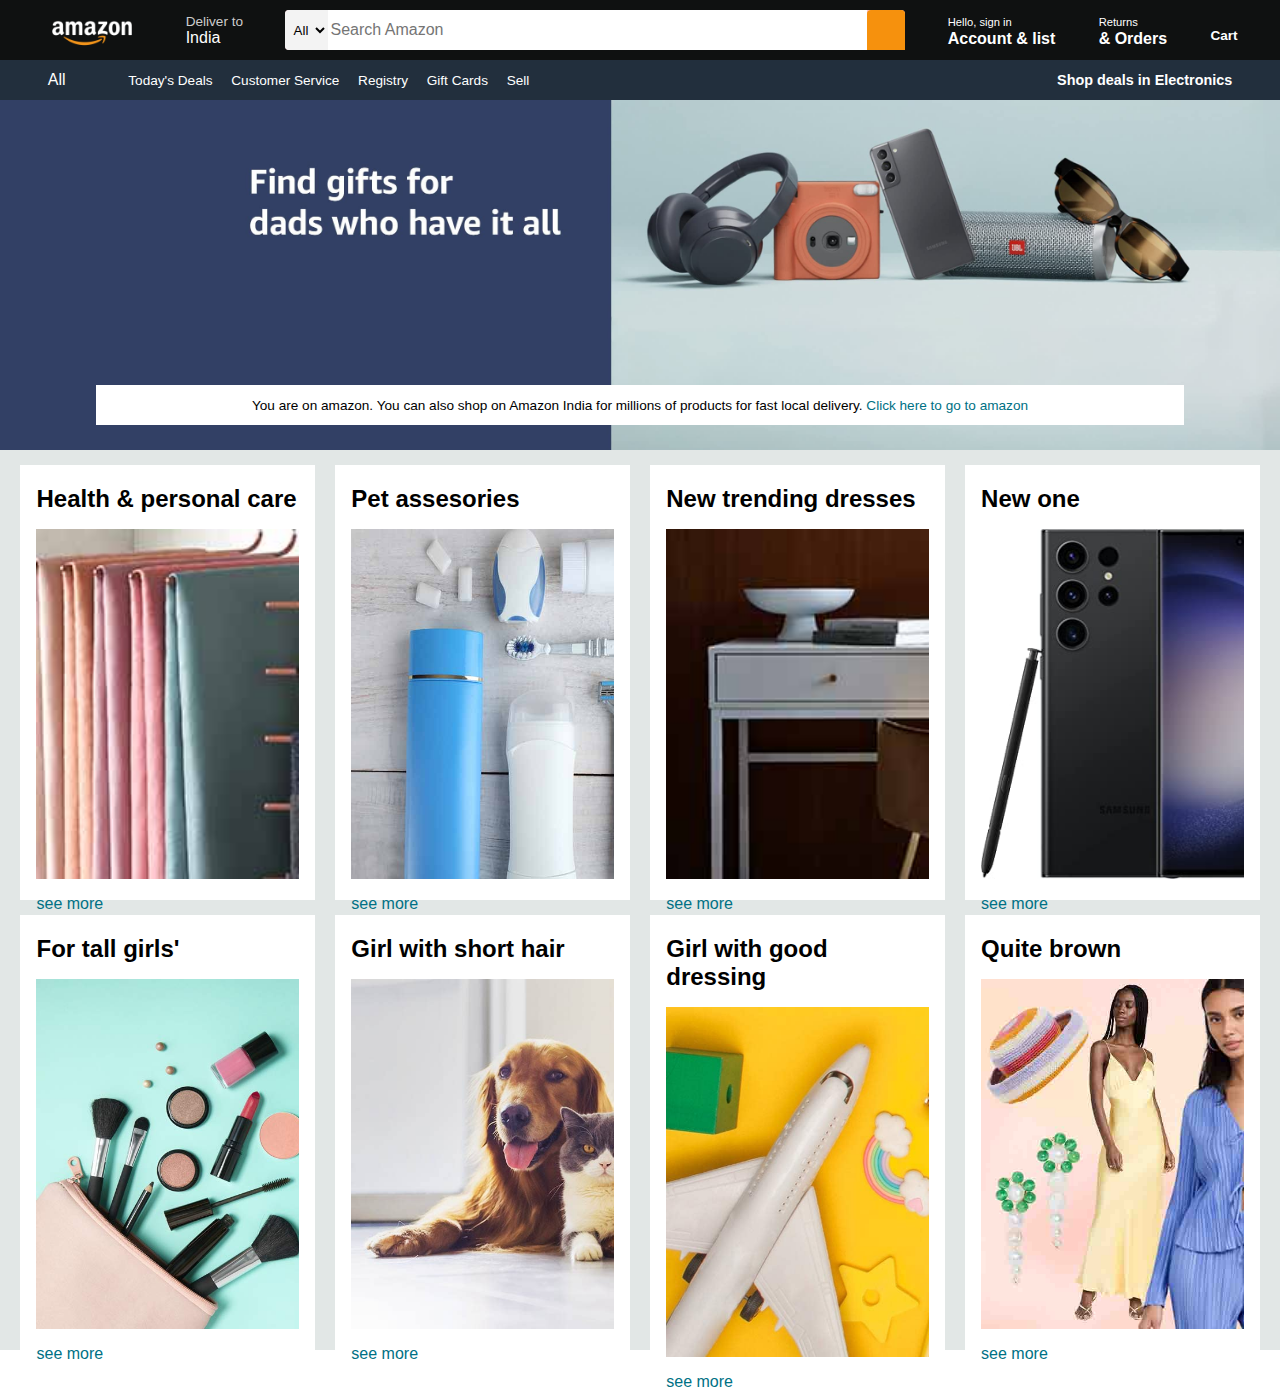
<file: index.html>
<!DOCTYPE html>
<html lang="en">
<head>
    <meta charset="UTF-8">
    <meta name="viewport" content="width=device-width, initial-scale=1.0">
    <title>Amazon</title>
        <link rel="stylesheet" href="https://cdnjs.cloudflare.com/ajax/libs/font-awesome/6.6.0/css/all.min.css" integrity="sha512-Kc323vGBEqzTmouAECnVceyQqyqdsSiqLQISBL29aUW4U/M7pSPA/gEUZQqv1cwx4OnYxTxve5UMg5GT6L4JJg==" crossorigin="anonymous" referrerpolicy="no-referrer" />
        <link rel="stylesheet" href="style.css">
</head>
<body>
    <header>
    <div class="navbar">
        <div class="nav-logo border">
            <div class="logo"></div>
        </div>
        <div class="nav-address border">
            <p class="add-first">Deliver to</p>
            <div class="add-icon">
                <i class="fa-solid fa-location-dot"></i>
                <p class="add-sec">India</p>
            </div>
        </div>
        <div class="nav-search">
            <select class="search-select">
                <option>All</option>
            </select>
            <input placeholder="Search Amazon" class="search-input">
            <div class="search-icon">
                <i class="fa-solid fa-magnifying-glass"></i>
            </div>
        </div>
        <div class="nav-signin border">
            <p><span>Hello, sign in</span></p>
            <p class="nav-sec">Account & list</p>
        </div>
        <div class="nav-return border">
            <p><span>Returns</span></p>
            <p class="nav-sec">& Orders</p>
        </div>
        <div class="nav-cart border">
            <i class="fa-solid fa-cart-shopping"></i>
            Cart
        </div>
    </div>

    <div class="panel">
        <div class="panel-all">
            <i class="fa-solid fa-bars"></i>
            All
        </div>
        <div class="panel-ops">
            <p>Today's Deals</p>
                <p>Customer Service</p>
                <p>Registry</p>
                <p>Gift Cards</p>
                <p>Sell</p>
            
        </div>
        <div class="panel-deals">
            Shop deals in Electronics
        </div>
    </div>
    
    </header>

    <div class="hero-section">
        <div class="hero-message">
            <p>You are on amazon. You can also shop on Amazon India for millions of products for fast local delivery.  <a>  Click here to go to amazon</a></p>
        </div>
    </div>
    
    <div class="shop-section">
        <div class="box1 box">
            <div class="box-content">
                <h2>Health & personal care</h2>
            <div class="box-img" style="background-image: url('box1_image.jpg');"></div>
            <p>see more</p>
            </div>
        </div>
        <div class="box2 box"> <div class="box-content">
            <h2>Pet assesories</h2>
        <div class="box-img" style="background-image: url('box2_image.jpg');"></div>
        <p>see more</p>
        </div></div>
        <div class="box3 box"> <div class="box-content">
            <h2>New trending dresses</h2>
        <div class="box-img" style="background-image: url('box3_image.jpg');"></div>
        <p>see more</p>
        </div>
    </div>       
        <div class="box4 box"> <div class="box-content">
            <h2>New one</h2>
        <div class="box-img" style="background-image: url('box4_image.jpg');"></div>
        <p>see more</p>
        </div>
    </div>
    <div class="box1 box">
        <div class="box-content">
            <h2>For tall girls'</h2>
        <div class="box-img" style="background-image: url('box5_image.jpg');"></div>
        <p>see more</p>
        </div>
    </div>
    <div class="box2 box"> <div class="box-content">
        <h2>Girl with short hair</h2>
    <div class="box-img" style="background-image: url('box6_image.jpg');"></div>
    <p>see more</p>
    </div></div>
    <div class="box3 box"> <div class="box-content">
        <h2>Girl with good dressing</h2>
    <div class="box-img" style="background-image: url('box7_image.jpg');"></div>
    <p>see more</p>
    </div>
</div>       
    <div class="box4 box"> <div class="box-content">
        <h2>Quite brown</h2>
    <div class="box-img" style="background-image: url('box8_image.jpg');"></div>
    <p>see more</p>
    </div>
</div>
    </div>
    
</body> 
</html>
</file>
<file: style.css>
*{
   margin: 0;
   font-family: Arial;
   border: border-box;
}
.navbar {
   height: 60px;
   background-color: #0f1111;
   color: white;
   display: flex;
   align-items: center;
   justify-content: space-evenly;
}
.nav-logo {
   height: 50px;
   width: 100px;
}
.logo {
   background-image: url("amazon_logo.png");
   background-size: cover;
   height: 50px;
   width: 100%;
}
.border {
   border: 1.5px solid transparent;
}
.border:hover {
   border: 1.5px solid white;

}
/** box2 **/
.add-first {
   color: #cccccc;
   font-size: 0.85rem;

}
.add-sec {
   font-size: 1rem;
   align-items: center;
}
.add-icon{
   display: flex;
   align-items: center;
}
/** box3 **/
.nav-search{
   display: flex;
   justify-content: space-evenly;
   background-color: pink;
   width: 620px;
   height: 40px;
   border-radius: 4px;
   
}
.search-select{
   background-color: #f3f3f3;
   width: 50px;
   text-align: center;
   border-top-left-radius: 4px ;
   border-bottom-left-radius: 4px;
    border: none;
}
.search-input{
   width: 100%;
   font-size: 1rem;
   border: none;
}
.search-icon{
   width: 45px;
   display: flex;
   justify-content: center;
   align-items: center;
   font-size: 1.2rem;
   background-color: #f6910d;
   border-top-right-radius: 4px;
   border-top-left-radius: 4px;
   color: #0f1111;
}
.nav-search:hover{
   border: 2px solid orangered;
}
/** box 4 **/
span{
   font-size: 0.7rem;
}
.nav-sec{
   font: 0.85rem;
   font-weight: 700;
}
/** box 6**/
.nav-cart i{
   font-size: 30px;
}
.nav-cart{
   font-size: 0.85rem;
   font-weight: 700;
}
/** panel **/
.panel {
   height: 40px;
   background-color: #222f3d;
   display: flex;
   color: white;
   align-items: center;
   justify-content: space-evenly;
}
.panel-ops p{
   display: inline;
   margin-left: 15px;

}
.panel-ops{
   width: 70%;
   font-size: 0.85rem;
}
.panel-deals{
   font-size: 0.9rem;
   font-weight: 700;
}

/** Hero section **/
.hero-section {
   background-image: url("hero_image.jpg");
   background-size: cover;
   height: 350px;
   width: 100%;
   display: flex;
   justify-content: center;
   align-items: flex-end;
   
}
.hero-message{
   background-color: white;
   color: black;
   height: 40px;
   display: flex;
   align-items: center;
   justify-content: center;
   font-size: 0.85rem;
   width: 85%;
   margin-bottom: 25px;

}
.hero-message a{
   color: #007185;
}
/** box **/
.shop-section{
   display: flex;
   flex-wrap: wrap;
   justify-content: space-evenly;
   background-color: #e2e7e6;
}
.box{
   /* border: 2px solid black; */
   height: 400px;
   width: 23%;
   background-color: white;
   margin-top: 15px;
   padding: 20px 0px 15px;
}
.box-img{
   height: 350px;
   background-size: cover;
   margin-top: 1rem;
   margin-bottom: 1rem;
}
.box-content{
   margin-left: 1rem;
   margin-right: 1rem;
}
.box-content p{
   color: #007185;
}
</file>
